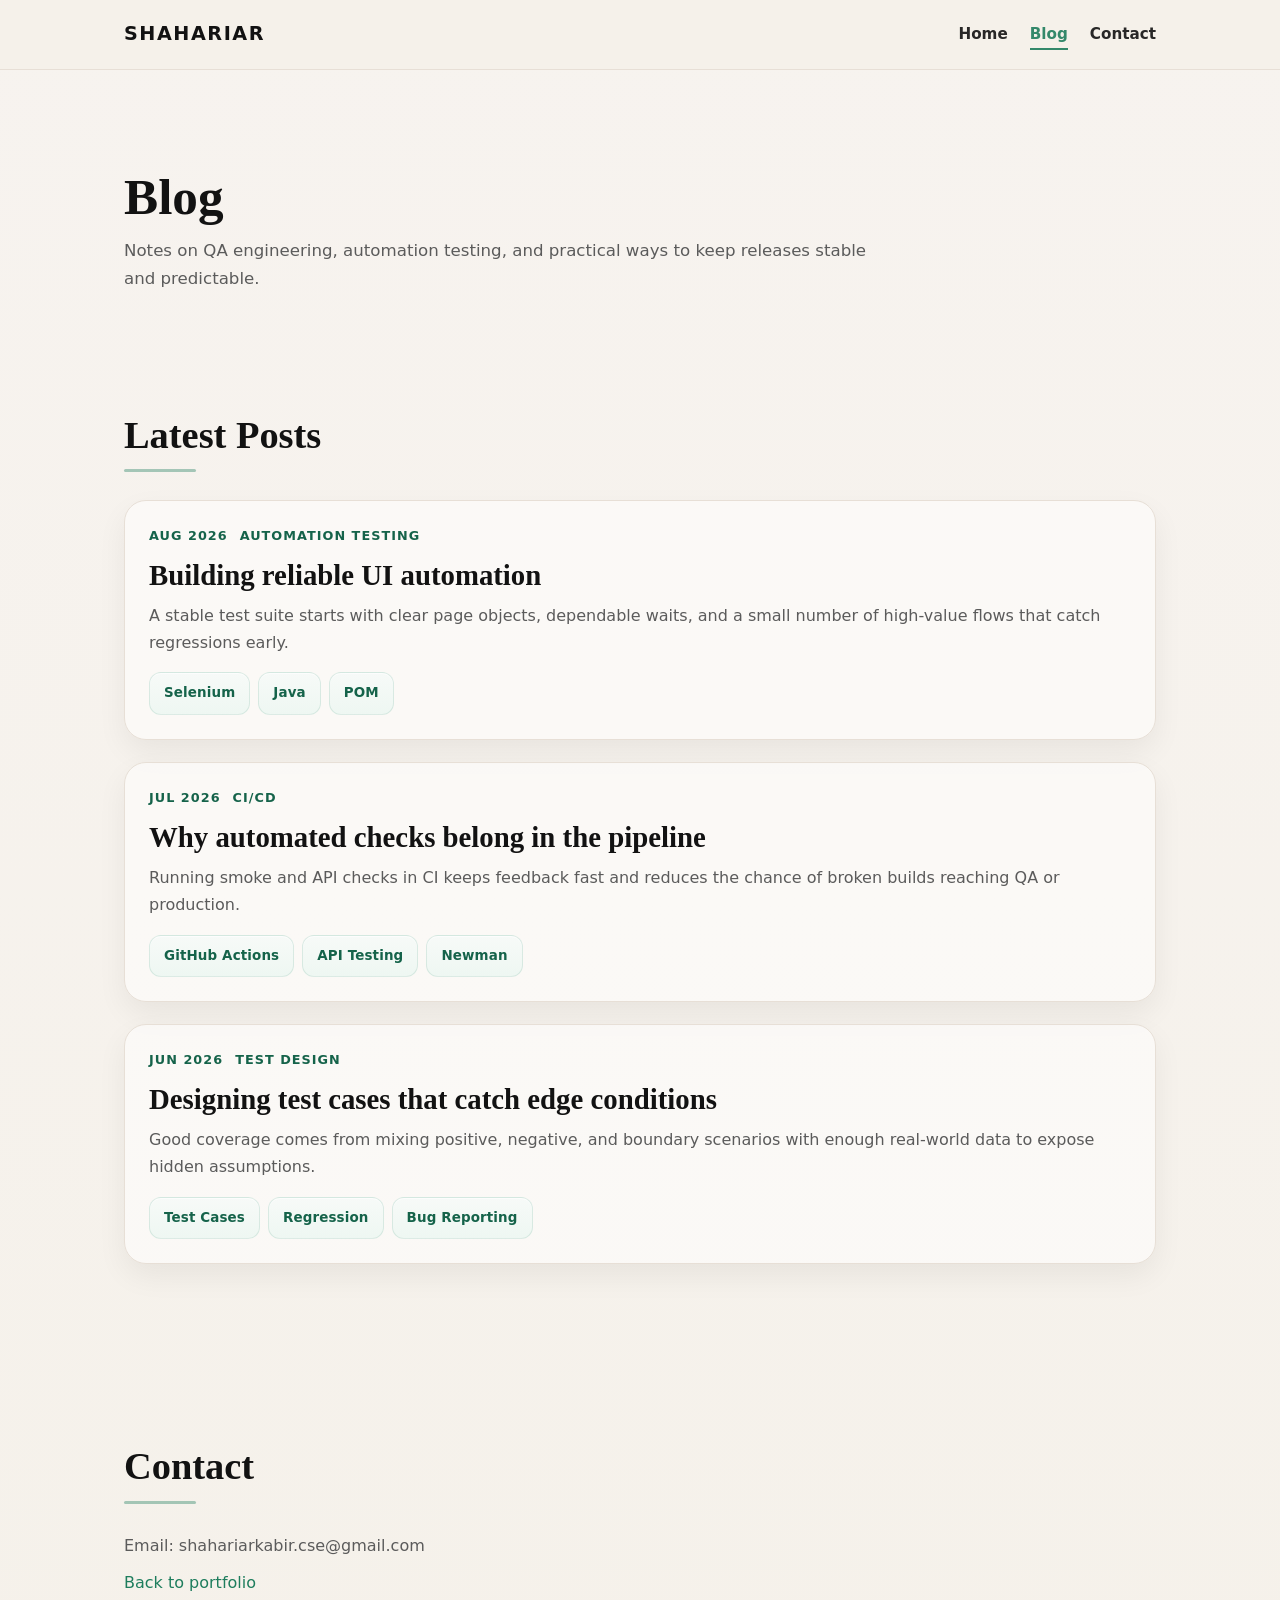
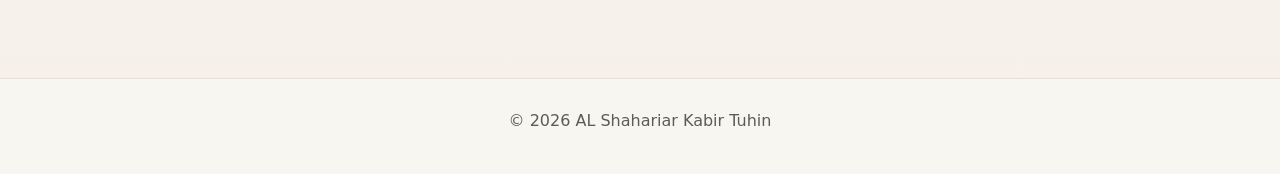
<file: blog.html>
<!DOCTYPE html>
<html lang="en">
<head>
  <meta charset="UTF-8" />
  <meta name="viewport" content="width=device-width, initial-scale=1.0" />
  <title>Shahariar Kabir | Blog</title>
  <link rel="stylesheet" href="style.css" />
</head>
<body>

  <header>
    <nav>
      <div class="logo">Shahariar</div>
      <ul class="nav-links">
        <li><a href="index.html">Home</a></li>
        <li><a href="blog.html" class="active">Blog</a></li>
        <li><a href="index.html#contact">Contact</a></li>
      </ul>
    </nav>
  </header>

  <section class="page-hero">
    <h1>Blog</h1>
    <p>
      Notes on QA engineering, automation testing, and practical ways to keep
      releases stable and predictable.
    </p>
  </section>

  <section>
    <h2>Latest Posts</h2>

    <div class="blog-list">
      <article class="blog-post">
        <div class="blog-meta">
          <span>Aug 2026</span>
          <span>Automation Testing</span>
        </div>
        <h3>Building reliable UI automation</h3>
        <p>
          A stable test suite starts with clear page objects, dependable waits,
          and a small number of high-value flows that catch regressions early.
        </p>
        <div class="blog-tags">
          <span>Selenium</span>
          <span>Java</span>
          <span>POM</span>
        </div>
      </article>

      <article class="blog-post">
        <div class="blog-meta">
          <span>Jul 2026</span>
          <span>CI/CD</span>
        </div>
        <h3>Why automated checks belong in the pipeline</h3>
        <p>
          Running smoke and API checks in CI keeps feedback fast and reduces the
          chance of broken builds reaching QA or production.
        </p>
        <div class="blog-tags">
          <span>GitHub Actions</span>
          <span>API Testing</span>
          <span>Newman</span>
        </div>
      </article>

      <article class="blog-post">
        <div class="blog-meta">
          <span>Jun 2026</span>
          <span>Test Design</span>
        </div>
        <h3>Designing test cases that catch edge conditions</h3>
        <p>
          Good coverage comes from mixing positive, negative, and boundary
          scenarios with enough real-world data to expose hidden assumptions.
        </p>
        <div class="blog-tags">
          <span>Test Cases</span>
          <span>Regression</span>
          <span>Bug Reporting</span>
        </div>
      </article>
    </div>
  </section>

  <section id="contact">
    <h2>Contact</h2>
    <p>Email: shahariarkabir.cse@gmail.com</p>
    <p>
      <a href="index.html">Back to portfolio</a>
    </p>
  </section>

  <footer>
    <p>&copy; 2026 AL Shahariar Kabir Tuhin</p>
  </footer>

  <script src="script.js"></script>
</body>
</html>
</file>
<file: style.css>
* {
  margin: 0;
  padding: 0;
  box-sizing: border-box;
}

:root {
  --bg: #f5f1ea;
  --bg-soft: #f8f5f1;
  --panel: #fffdfb;
  --panel-strong: #f7f2eb;
  --text: #121212;
  --muted: #5b5b5b;
  --accent: #1e7d5d;
  --accent-strong: #15634a;
  --accent-soft: #eaf6f1;
  --line: #e7dfd6;
  --shadow: 0 12px 30px rgba(17, 17, 17, 0.06);
  --serif: Georgia, "Times New Roman", serif;
  --sans: "Segoe UI", Inter, system-ui, sans-serif;
}

html {
  scroll-behavior: smooth;
}

body {
  font-family: var(--sans);
  background: linear-gradient(180deg, #f7f3ef 0%, #f5f1ea 100%);
  color: var(--text);
  line-height: 1.7;
}

img {
  max-width: 100%;
  display: block;
}

section {
  max-width: 1080px;
  margin: 0 auto;
  padding: 90px 24px;
}

h1, h2, h3 {
  color: var(--text);
  line-height: 1.15;
  font-family: var(--serif);
  margin-bottom: 16px;
}

h2 {
  font-size: clamp(2.2rem, 3vw, 3rem);
  position: relative;
  display: inline-block;
  margin-bottom: 28px;
}

h2::after {
  content: "";
  display: block;
  width: 72px;
  height: 3px;
  margin-top: 12px;
  border-radius: 999px;
  background: rgba(30, 125, 93, 0.38);
}

p {
  color: var(--muted);
}

a {
  color: var(--accent);
  text-decoration: none;
  transition: color 0.2s ease;
}

a:hover {
  color: var(--accent-strong);
  text-decoration: none;
}

header {
  position: sticky;
  top: 0;
  z-index: 1000;
  background: rgba(245, 241, 234, 0.96);
  backdrop-filter: blur(12px);
  border-bottom: 1px solid var(--line);
}

nav {
  max-width: 1080px;
  margin: 0 auto;
  display: flex;
  justify-content: space-between;
  align-items: center;
  padding: 18px 24px;
}

.logo {
  font-size: 1.2rem;
  font-weight: 800;
  letter-spacing: 0.08em;
  text-transform: uppercase;
  color: var(--text);
  font-family: var(--sans);
}

.nav-links {
  display: flex;
  align-items: center;
  flex-wrap: wrap;
  gap: 22px;
  list-style: none;
}

.nav-links a {
  position: relative;
  color: var(--text);
  font-size: 0.95rem;
  font-weight: 600;
  opacity: 0.9;
}

.nav-links a::after {
  content: "";
  position: absolute;
  left: 0;
  bottom: -7px;
  width: 0;
  height: 2px;
  background: var(--accent);
  transition: width 0.25s ease;
}

.nav-links a:hover::after,
.nav-links a.active::after {
  width: 100%;
}

.nav-links a.active {
  color: var(--accent);
}

#hero {
  position: relative;
  padding-top: 110px;
  padding-bottom: 70px;
}

#hero::before {
  content: "";
  position: absolute;
  inset: 10% auto auto 8%;
  width: 360px;
  height: 360px;
  background: rgba(30, 125, 93, 0.06);
  border-radius: 50%;
  filter: blur(10px);
  pointer-events: none;
}

.hero-content {
  display: flex;
  align-items: center;
  justify-content: center;
  gap: 40px;
  text-align: left;
}

.profile-photo-wrap {
  width: 220px;
  height: 220px;
  flex-shrink: 0;
  border-radius: 30px;
  overflow: hidden;
  background: var(--panel);
  border: 1px solid var(--line);
  box-shadow: var(--shadow);
}

.profile-photo {
  width: 100%;
  height: 100%;
  object-fit: cover;
}

.hero-text {
  max-width: 680px;
}

#hero h1 {
  font-size: clamp(3rem, 6vw, 5rem);
  margin-bottom: 14px;
  color: var(--text);
  letter-spacing: -0.04em;
}

#hero h2 {
  font-family: var(--sans);
  text-transform: uppercase;
  letter-spacing: 0.12em;
  font-size: 0.9rem;
  color: var(--accent);
  margin-bottom: 18px;
  font-weight: 700;
}

#hero p {
  max-width: 700px;
  margin: 0 0 30px;
  font-size: 1.08rem;
  color: var(--muted);
}

.hero-buttons {
  display: flex;
  flex-wrap: wrap;
  justify-content: flex-start;
  gap: 16px;
}

.btn {
  display: inline-flex;
  align-items: center;
  justify-content: center;
  min-height: 48px;
  padding: 12px 26px;
  border-radius: 999px;
  background: var(--text);
  color: #fff;
  font-weight: 700;
  border: 1px solid transparent;
  transition: transform 0.2s ease, box-shadow 0.2s ease, background 0.2s ease;
  box-shadow: 0 10px 20px rgba(18, 18, 18, 0.08);
}

.btn:hover {
  transform: translateY(-2px);
  box-shadow: 0 14px 24px rgba(18, 18, 18, 0.12);
  text-decoration: none;
}

.btn-outline {
  background: transparent;
  border-color: var(--line);
  color: var(--text);
  box-shadow: none;
}

#about, #skills, #experience, #projects, #contact {
  position: relative;
}

#about p {
  max-width: 820px;
  font-size: 1.06rem;
}

.skill-category,
.job,
.project-card,
.blog-post,
.contact-form {
  background: rgba(255, 255, 255, 0.55);
  border: 1px solid var(--line);
  border-radius: 22px;
  box-shadow: var(--shadow);
}

#skills {
  display: block;
}

.skills-grid {
  display: grid;
  grid-template-columns: repeat(2, minmax(0, 1fr));
  gap: 20px;
}

.skill-category {
  padding: 22px 24px;
  margin-bottom: 0;
  min-height: 170px;
}

.skill-category h3 {
  font-family: var(--sans);
  font-size: 1.08rem;
  color: var(--accent-strong);
  margin-bottom: 18px;
  letter-spacing: 0.02em;
  text-transform: uppercase;
  font-weight: 800;
}

.skill-tags {
  list-style: none;
  display: flex;
  flex-wrap: wrap;
  gap: 10px;
}

.skill-tags li,
.tags span,
.blog-tags span {
  display: inline-block;
  background: linear-gradient(180deg, #f7faf8, #eef7f2);
  border: 1px solid rgba(30, 125, 93, 0.12);
  color: var(--accent-strong);
  border-radius: 12px;
  padding: 9px 14px;
  font-size: 0.84rem;
  font-weight: 700;
  letter-spacing: 0.01em;
  box-shadow: inset 0 1px 0 rgba(255,255,255,0.7);
}

.job {
  padding: 24px 26px;
  margin-bottom: 20px;
}

.job h3 {
  font-size: 1.7rem;
  margin-bottom: 6px;
}

.job-date {
  display: inline-block;
  color: var(--accent-strong);
  font-size: 0.8rem;
  font-weight: 700;
  letter-spacing: 0.08em;
  text-transform: uppercase;
  margin-bottom: 12px;
}

.job ul {
  padding-left: 20px;
}

.job li {
  margin-bottom: 8px;
  color: var(--muted);
}

.project-grid {
  display: grid;
  grid-template-columns: repeat(2, minmax(0, 1fr));
  gap: 22px;
}

.project-card {
  padding: 24px;
  transition: transform 0.2s ease, box-shadow 0.2s ease;
}

.project-card:hover {
  transform: translateY(-4px);
  box-shadow: 0 18px 36px rgba(17, 17, 17, 0.08);
}

.project-card h3 {
  font-size: 1.5rem;
  margin-bottom: 10px;
}

.project-card p {
  margin: 10px 0 16px;
  color: var(--muted);
}

.tags {
  display: flex;
  flex-wrap: wrap;
  gap: 8px;
  margin-bottom: 16px;
}

#contact {
  padding-bottom: 72px;
}

.contact-shell {
  display: grid;
  grid-template-columns: 0.9fr 1.1fr;
  gap: 28px;
  align-items: start;
}

.contact-info {
  padding-top: 8px;
}

#contact p {
  margin-bottom: 10px;
  color: var(--muted);
}

.contact-form {
  margin-top: 0;
  display: grid;
  gap: 12px;
  max-width: 620px;
  padding: 22px;
}

.contact-form label {
  font-weight: 700;
  color: var(--text);
}

.contact-form input,
.contact-form textarea {
  width: 100%;
  background: rgba(255, 255, 255, 0.75);
  border: 1px solid var(--line);
  border-radius: 14px;
  padding: 13px 14px;
  color: var(--text);
  font: inherit;
  resize: vertical;
  transition: border-color 0.2s ease, box-shadow 0.2s ease;
}

.contact-form input:focus,
.contact-form textarea:focus {
  outline: none;
  border-color: rgba(30, 125, 93, 0.4);
  box-shadow: 0 0 0 4px rgba(30, 125, 93, 0.07);
}

.contact-form button {
  width: fit-content;
  border: none;
  cursor: pointer;
  margin-top: 8px;
}

.contact-status {
  min-height: 22px;
  color: var(--muted);
}

footer {
  text-align: center;
  padding: 28px 20px 40px;
  color: var(--muted);
  border-top: 1px solid var(--line);
  background: rgba(255, 255, 255, 0.3);
}

.page-hero {
  padding-top: 98px;
  padding-bottom: 30px;
}

.page-hero h1 {
  font-size: clamp(2.8rem, 4vw, 4.2rem);
  margin-bottom: 10px;
}

.page-hero p {
  max-width: 760px;
  font-size: 1.04rem;
}

.blog-list {
  display: grid;
  gap: 22px;
}

.blog-post {
  padding: 24px;
}

.blog-meta {
  display: flex;
  flex-wrap: wrap;
  gap: 12px;
  margin-bottom: 12px;
  color: var(--accent-strong);
  font-size: 0.8rem;
  text-transform: uppercase;
  letter-spacing: 0.08em;
  font-weight: 700;
}

.blog-post h3 {
  font-size: 1.8rem;
  margin-bottom: 10px;
}

.blog-post p {
  color: var(--muted);
}

.blog-tags {
  display: flex;
  flex-wrap: wrap;
  gap: 8px;
  margin-top: 16px;
}

@media (max-width: 700px) {
  nav {
    flex-direction: column;
    gap: 14px;
  }

  .nav-links {
    justify-content: center;
    gap: 12px 18px;
  }

  .hero-content {
    flex-direction: column;
    text-align: center;
  }

  .profile-photo-wrap {
    width: 180px;
    height: 180px;
  }

  .hero-buttons {
    justify-content: center;
    flex-direction: column;
    align-items: stretch;
  }

  .skills-grid,
  .project-grid,
  .contact-shell {
    grid-template-columns: 1fr;
  }

  .btn {
    width: 100%;
  }

  .contact-form {
    padding: 18px;
  }
}
</file>
